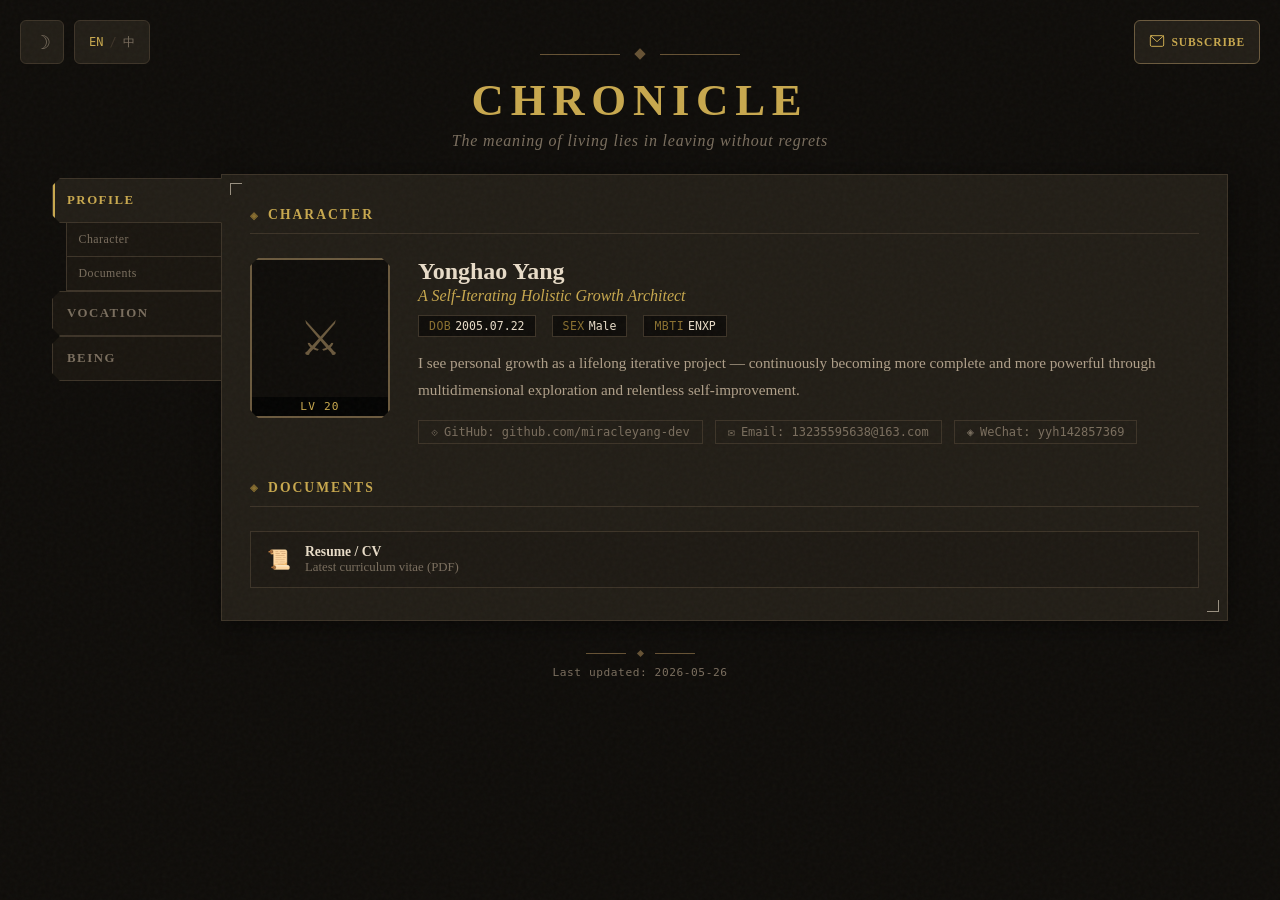
<file: index.html>
﻿<!DOCTYPE html>
<html lang="en" data-theme="dark">
<head>
<meta charset="UTF-8">
<meta name="viewport" content="width=device-width, initial-scale=1.0">
<title>Chronicle</title>
<meta name="description" content="Miracle Yang's personal chronicle — essays, records, achievements, and the journey of growth.">
<meta name="author" content="Miracle Yang">
<link rel="canonical" href="https://miracleyang.com/">
<meta name="theme-color" content="#0a0a0a">
<meta name="color-scheme" content="dark light">
<meta property="og:title" content="Chronicle — Miracle Yang">
<meta property="og:description" content="Essays, records, achievements, and the journey of growth.">
<meta property="og:type" content="website">
<meta property="og:url" content="https://miracleyang.com">
<meta property="og:locale" content="en_US">
<meta property="og:locale:alternate" content="zh_CN">
<meta property="og:image" content="https://miracleyang.com/favicon.svg">
<meta name="twitter:card" content="summary">
<meta name="twitter:title" content="Chronicle — Miracle Yang">
<meta name="twitter:description" content="Essays, records, achievements, and the journey of growth.">
<meta name="twitter:image" content="https://miracleyang.com/favicon.svg">
<link rel="icon" type="image/svg+xml" href="favicon.svg">
<link rel="manifest" href="/manifest.json">
<link rel="preconnect" href="https://fonts.googleapis.cn">
<link rel="preconnect" href="https://fonts.gstatic.cn" crossorigin>
<link href="https://fonts.googleapis.cn/css2?family=Cinzel:wght@600;700&family=JetBrains+Mono:wght@400;500&family=Noto+Serif+SC:wght@400;600;700&display=swap" rel="stylesheet">
<link rel="stylesheet" href="style/chronicle.css">
</head>
<body>

<!-- THEME & LANG TOGGLES (top-left) -->
<button class="theme-toggle" id="themeToggle" title="Toggle theme" aria-label="Toggle dark/light theme">
  <span class="toggle-icon">&#9789;</span>
</button>
<button class="lang-toggle" id="langToggle" title="Switch language" aria-label="Switch language between English and Chinese">
  <span class="lang-option active" data-lang="en">EN</span>
  <span class="lang-divider">/</span>
  <span class="lang-option" data-lang="zh">&#20013;</span>
</button>

<!-- SUBSCRIBE BUTTON (top-right) -->
<button class="subscribe-btn-top" id="subscribeBtn" title="Subscribe">
  <span class="subscribe-icon"><svg viewBox="0 0 24 24" width="1em" height="1em" fill="none" stroke="currentColor" stroke-width="1.5" stroke-linecap="round" stroke-linejoin="round" style="vertical-align:-0.15em;"><rect x="2" y="4" width="20" height="16" rx="2"/><polyline points="2,4 12,13 22,4"/></svg></span>
  <span class="subscribe-text" id="subscribeBtnText">Subscribe</span>
</button>

<div class="chronicle-app">
  <header class="site-header">
    <div class="header-ornament">
      <span class="line"></span>
      <span class="diamond"></span>
      <span class="line"></span>
    </div>
    <h1 class="site-title" id="siteTitle"></h1>
    <p class="site-subtitle" id="siteSubtitle"></p>
  </header>

  <div class="chronicle-body">
    <nav class="tab-navigation" id="tabNav"></nav>
    <main class="main-panel">
      <div class="panel-content" id="panelContent"></div>
    </main>
  </div>

  <footer class="site-footer">
    <div class="footer-ornament">
      <span class="line"></span>
      <span class="diamond"></span>
      <span class="line"></span>
    </div>
    <span id="footerText"></span>
  </footer>
</div>

<!-- Post detail modal -->
<div class="modal-overlay" id="postModal" role="dialog" aria-modal="true">
  <div class="modal-content">
    <button class="modal-close" id="modalClose">&#10005;</button>
    <h2 class="modal-title" id="modalTitle"></h2>
    <div class="modal-meta" id="modalMeta"></div>
    <div class="modal-body" id="modalBody"></div>
    <div class="modal-nav" id="modalNav"></div>
    <div class="modal-tags" id="modalTags"></div>
  </div>
</div>

<!-- Subscribe modal -->
<div class="modal-overlay" id="subModal" role="dialog" aria-modal="true">
  <div class="modal-content sub-modal-box">
    <button class="modal-close" id="subModalClose">&#10005;</button>
    <h2 class="modal-title" id="subModalTitle">Subscribe</h2>
    <p class="sub-modal-desc" id="subModalDesc"></p>
    <div class="sub-form" id="subForm">
      <input type="email" class="sub-input" id="subEmail" placeholder="your@email.com" autocomplete="email">
      <button class="sub-submit" id="subSubmit"></button>
    </div>
    <div class="sub-msg" id="subMsg"></div>
    <div class="sub-vpn-hint" id="subVpnHint"></div>
    <div class="sub-toggle-mode">
      <button class="sub-mode-link" id="subToggleMode"></button>
    </div>
  </div>
</div>

<!-- Back to top -->
<button class="back-to-top" id="backToTop" aria-label="Back to top">&#8593;</button>

<script src="https://cdn.bootcdn.net/ajax/libs/marked/15.0.4/marked.min.js" integrity="sha384-2NndlFAl0twi2nmu3w9mixodZFiN2fbxlakcYJF86bn1JeS1VB87/XqA7cqymzS+" crossorigin="anonymous" referrerpolicy="no-referrer"></script>
<script src="style/chronicle.js"></script>
<script defer src="https://static.cloudflareinsights.com/beacon.min.js/v8c78df7c7c0f484497ecbca7046644da1771523124516" integrity="sha512-8DS7rgIrAmghBFwoOTujcf6D9rXvH8xm8JQ1Ja01h9QX8EzXldiszufYa4IFfKdLUKTTrnSFXLDkUEOTrZQ8Qg==" data-cf-beacon='{"version":"2024.11.0","token":"75124c326cb447fe934cde04713ae013","r":1,"server_timing":{"name":{"cfCacheStatus":true,"cfEdge":true,"cfExtPri":true,"cfL4":true,"cfOrigin":true,"cfSpeedBrain":true},"location_startswith":null}}' crossorigin="anonymous"></script>
<script>
  if ('serviceWorker' in navigator) {
    window.addEventListener('load', function () {
      navigator.serviceWorker.register('/sw.js').catch(function () {});
    });
  }
</script>
</body>
</html>
</file>
<file: style/chronicle.css>
﻿/* === CSS VARIABLES === */
:root {
  --font-display: 'Cinzel', 'Noto Serif SC', serif;
  --font-body: 'Noto Serif SC', serif;
  --font-mono: 'JetBrains Mono', monospace;
  --transition-speed: 0.35s;
}

[data-theme="dark"] {
  --bg-deep: #0f0d0a;
  --bg-panel: #221e17;
  --bg-panel-hover: #2a2519;
  --bg-card: #1e1a14;
  --bg-card-hover: #2a2519;
  --bg-tab: #1a1610;
  --border-main: #3d3428;
  --border-accent: #6b5a3e;
  --border-gold: #a08050;
  --text-primary: #e8dcc8;
  --text-secondary: #b0a08a;
  --text-muted: #7a6e5e;
  --accent-gold: #c8a84e;
  --accent-gold-dim: #8a7030;
  --accent-warm: #b85c38;
  --accent-warm-bg: rgba(184,92,56,0.1);
  --accent-green: #5a8a4a;
  --xp-bar-bg: #1a1610;
  --xp-bar-fill: linear-gradient(90deg, #8a7030, #c8a84e);
  --shadow-panel: 0 4px 20px rgba(0,0,0,0.5);
  --noise-opacity: 0.03;
  --ornament-opacity: 0.6;
  --star-filled: #c8a84e;
  --star-empty: #3d3428;
}

[data-theme="light"] {
  --bg-deep: #f0ebe0;
  --bg-panel: #faf6ee;
  --bg-panel-hover: #f0ebe0;
  --bg-card: #faf6ee;
  --bg-card-hover: #f0ebe0;
  --bg-tab: #f5f0e6;
  --border-main: #d8cdb8;
  --border-accent: #b8a888;
  --border-gold: #a08050;
  --text-primary: #2a2418;
  --text-secondary: #5a5040;
  --text-muted: #8a7e6e;
  --accent-gold: #8a7030;
  --accent-gold-dim: #a08050;
  --accent-warm: #b85c38;
  --accent-warm-bg: rgba(184,92,56,0.1);
  --accent-green: #4a7a3a;
  --xp-bar-bg: #e8e0d0;
  --xp-bar-fill: linear-gradient(90deg, #a08050, #c8a84e);
  --shadow-panel: 0 4px 20px rgba(0,0,0,0.08);
  --noise-opacity: 0.02;
  --ornament-opacity: 0.4;
  --star-filled: #a08050;
  --star-empty: #d8cdb8;
}

/* === RESET === */
*, *::before, *::after { box-sizing: border-box; margin: 0; padding: 0; }

body {
  font-family: var(--font-body);
  background: var(--bg-deep);
  color: var(--text-primary);
  min-height: 100vh;
  transition: background var(--transition-speed), color var(--transition-speed);
  -webkit-font-smoothing: antialiased;
}

body::before {
  content: '';
  position: fixed; inset: 0;
  background-image: url("data:image/svg+xml,%3Csvg viewBox='0 0 256 256' xmlns='http://www.w3.org/2000/svg'%3E%3Cfilter id='n'%3E%3CfeTurbulence type='fractalNoise' baseFrequency='0.9' numOctaves='4' stitchTiles='stitch'/%3E%3C/filter%3E%3Crect width='100%25' height='100%25' filter='url(%23n)'/%3E%3C/svg%3E");
  opacity: var(--noise-opacity);
  pointer-events: none;
  z-index: 9999;
}

a { color: var(--accent-gold); text-decoration: none; transition: color 0.2s; }
a:hover { color: var(--text-primary); }

/* === LAYOUT === */
.chronicle-app {
  max-width: 1200px;
  margin: 0 auto;
  padding: 20px 12px 40px;
}

.chronicle-body {
  display: flex;
  gap: 0;
  align-items: flex-start;
}

/* === HEADER === */
.site-header {
  text-align: center;
  padding: 30px 20px 24px;
  position: relative;
}

.header-ornament {
  display: flex; align-items: center; justify-content: center;
  gap: 16px; margin-bottom: 16px; opacity: var(--ornament-opacity);
}
.header-ornament .line { width: 80px; height: 1px; background: var(--border-gold); }
.header-ornament .diamond { width: 8px; height: 8px; background: var(--border-gold); transform: rotate(45deg); flex-shrink: 0; }

.site-title {
  font-family: var(--font-display);
  font-size: clamp(1.8rem, 4vw, 2.8rem);
  font-weight: 700; color: var(--accent-gold);
  letter-spacing: 0.15em; text-transform: uppercase; margin-bottom: 6px;
}

.site-subtitle {
  font-family: var(--font-body);
  font-size: 1rem; color: var(--text-muted);
  font-style: italic; letter-spacing: 0.05em;
}

/* === THEME TOGGLE (top-left) === */
.theme-toggle {
  position: fixed; top: 20px; left: 20px; z-index: 1000;
  width: 44px; height: 44px;
  background: var(--bg-panel); border: 1px solid var(--border-main);
  border-radius: 6px;
  color: var(--text-muted); font-size: 1.2rem;
  cursor: pointer; transition: all 0.3s;
  display: flex; align-items: center; justify-content: center;
}
.theme-toggle:hover { border-color: var(--border-accent); color: var(--accent-gold); }

/* === LANG TOGGLE (top-left, next to theme) === */
.lang-toggle {
  position: fixed; top: 20px; left: 74px; z-index: 1000;
  display: flex; align-items: center;
  background: var(--bg-panel); border: 1px solid var(--border-main);
  border-radius: 6px;
  padding: 0 10px; height: 44px;
  font-family: var(--font-mono); font-size: 0.75rem;
  cursor: pointer; transition: all 0.3s;
  color: var(--text-muted);
}
.lang-toggle:hover { border-color: var(--border-accent); }
.lang-option { padding: 0 4px; transition: color 0.2s; }
.lang-option.active { color: var(--accent-gold); font-weight: 500; }
.lang-divider { color: var(--border-main); padding: 0 2px; }

/* === TAB NAVIGATION === */
.tab-navigation {
  display: flex; flex-direction: column;
  padding-top: 4px; margin-right: -1px;
  position: sticky; top: 20px; z-index: 10;
  flex-shrink: 0; min-width: 170px; width: 170px;
}

.tab-btn {
  font-family: var(--font-display);
  font-size: 0.8rem; font-weight: 600;
  letter-spacing: 0.12em; text-transform: uppercase;
  padding: 14px 18px 14px 14px;
  background: var(--bg-tab); color: var(--text-muted);
  border: 1px solid var(--border-main);
  border-right: 1px solid var(--border-main);
  cursor: pointer; position: relative;
  transition: all 0.3s;
  clip-path: polygon(0% 8px, 8px 0%, 100% 0%, 100% 100%, 8px 100%, 0% calc(100% - 8px));
  white-space: nowrap; text-align: left; width: 100%;
}

.tab-btn::before {
  content: '';
  position: absolute; top: 0; left: 0; bottom: 0;
  width: 2px; background: transparent;
  transition: background 0.3s;
}

.tab-btn:hover { color: var(--text-secondary); background: var(--bg-panel-hover); }

.tab-btn.active {
  background: var(--bg-panel); color: var(--accent-gold);
  border-right-color: var(--bg-panel); z-index: 11;
}
.tab-btn.active::before { background: var(--accent-gold); }

/* Sub-tab buttons */
.sub-tab-btn {
  font-family: var(--font-body);
  font-size: 0.74rem; font-weight: 400;
  letter-spacing: 0.04em;
  padding: 9px 6px 9px 12px;
  margin-left: auto;
  background: var(--bg-tab); color: var(--text-muted);
  border: 1px solid var(--border-main);
  border-top: none;
  border-right: 1px solid var(--border-main);
  cursor: pointer; position: relative;
  transition: all 0.3s;
  white-space: nowrap; text-align: left;
  width: 92%; max-width: none; display: none;
}

.sub-tab-btn.visible { display: block; }

.sub-tab-btn::before {
  content: '';
  position: absolute; top: 0; left: 0; bottom: 0;
  width: 2px; background: transparent;
  transition: background 0.3s;
}

.sub-tab-btn:hover { color: var(--text-secondary); background: var(--bg-panel-hover); }

.sub-tab-btn.active {
  background: var(--bg-panel); color: var(--accent-gold);
  border-right-color: var(--bg-panel); z-index: 11;
}
.sub-tab-btn.active::before { background: var(--accent-gold-dim); }

/* === MAIN PANEL === */
.main-panel {
  flex: 1; min-width: 0;
  background: var(--bg-panel);
  border: 1px solid var(--border-main);
  position: relative;
  box-shadow: var(--shadow-panel);
}

.main-panel::before, .main-panel::after {
  content: ''; position: absolute;
  width: 12px; height: 12px;
  border-color: var(--border-accent);
  opacity: var(--ornament-opacity);
}
.main-panel::before { top: 8px; left: 8px; border-top: 1px solid; border-left: 1px solid; }
.main-panel::after { bottom: 8px; right: 8px; border-bottom: 1px solid; border-right: 1px solid; }

.panel-content { padding: 32px 28px; }

/* Section heading */
.section-heading {
  font-family: var(--font-display);
  font-size: 0.85rem; font-weight: 600;
  letter-spacing: 0.15em; text-transform: uppercase;
  color: var(--accent-gold); margin-bottom: 24px;
  padding-bottom: 10px; border-bottom: 1px solid var(--border-main);
  display: flex; align-items: center; gap: 8px;
}
.heading-icon { font-size: 0.7em; color: var(--accent-gold-dim); }

/* === PROFILE === */
.profile-card {
  display: grid;
  grid-template-columns: auto 1fr;
  gap: 28px; align-items: start;
}

.avatar-frame {
  width: 140px; height: 160px;
  border: 2px solid var(--border-accent);
  position: relative; overflow: hidden;
  background: var(--bg-deep);
  display: flex; align-items: center; justify-content: center;
  clip-path: polygon(8px 0%, calc(100% - 8px) 0%, 100% 8px, 100% calc(100% - 8px), calc(100% - 8px) 100%, 8px 100%, 0% calc(100% - 8px), 0% 8px);
}
.avatar-frame img { width: 100%; height: 100%; object-fit: cover; }
.avatar-placeholder { font-size: 3rem; color: var(--border-accent); }

.level-badge {
  position: absolute; bottom: 0; left: 0; right: 0;
  text-align: center; padding: 3px 0;
  font-family: var(--font-mono); font-size: 0.7rem; font-weight: 500;
  background: rgba(0,0,0,0.7); color: var(--accent-gold);
  letter-spacing: 0.1em;
}

.profile-name {
  font-family: var(--font-display);
  font-size: 1.5rem; font-weight: 700;
  color: var(--text-primary); margin-bottom: 2px;
}
.profile-title {
  font-family: var(--font-body);
  font-size: 1rem; color: var(--accent-gold);
  font-style: italic; margin-bottom: 10px;
}

.profile-stats {
  display: flex; gap: 16px; flex-wrap: wrap;
  margin-bottom: 12px;
  font-family: var(--font-mono); font-size: 0.72rem;
  color: var(--text-secondary);
}

.profile-stat {
  display: inline-flex; align-items: center; gap: 4px;
  padding: 3px 10px;
  background: var(--bg-deep); border: 1px solid var(--border-main);
}
.profile-stat .stat-label { color: var(--accent-gold-dim); font-weight: 500; text-transform: uppercase; letter-spacing: 0.04em; }
.profile-stat .stat-value { color: var(--text-primary); }

.profile-bio {
  font-size: 0.95rem; color: var(--text-secondary);
  line-height: 1.8; margin-bottom: 16px;
}

.profile-links { display: flex; gap: 12px; flex-wrap: wrap; }

.profile-link {
  display: inline-flex; align-items: center; gap: 6px;
  font-family: var(--font-mono); font-size: 0.75rem;
  color: var(--text-muted); padding: 4px 12px;
  border: 1px solid var(--border-main); transition: all 0.2s;
}
.profile-link:hover {
  color: var(--accent-gold);
  border-color: var(--border-accent);
  background: var(--bg-deep);
}
.profile-link-text {
  display: inline-flex; align-items: center; gap: 6px;
  font-family: var(--font-mono); font-size: 0.75rem;
  color: var(--text-muted); padding: 4px 12px;
  border: 1px solid var(--border-main); cursor: default;
}

/* === STATS (star ratings) === */
.stats-grid {
  display: grid;
  grid-template-columns: repeat(auto-fill, minmax(280px, 1fr));
  gap: 16px;
}

.stat-category-title {
  font-family: var(--font-display);
  font-size: 0.75rem; letter-spacing: 0.15em;
  text-transform: uppercase; color: var(--text-muted);
  margin-bottom: 12px; grid-column: 1 / -1; padding-top: 8px;
}

.stat-item {
  padding: 10px 14px; background: var(--bg-card);
  border: 1px solid var(--border-main); transition: border-color 0.2s;
  display: flex; justify-content: space-between; align-items: center;
}
.stat-item:hover { border-color: var(--border-accent); }

.stat-name {
  font-family: var(--font-display); font-size: 0.8rem;
  font-weight: 600; letter-spacing: 0.05em; color: var(--text-primary);
}

.star-rating { display: inline-flex; gap: 3px; }
.star-rating .star {
  font-size: 0.9rem; line-height: 1;
}
.star-rating .star.filled { color: var(--star-filled); text-shadow: 0 0 4px rgba(200,168,78,0.3); }
.star-rating .star.empty { color: var(--star-empty); }

/* === SKILLS / PROGRESS === */
.skills-grid {
  display: grid;
  grid-template-columns: repeat(auto-fill, minmax(280px, 1fr));
  gap: 12px;
}

.skill-category-title {
  font-family: var(--font-display);
  font-size: 0.72rem; letter-spacing: 0.15em;
  text-transform: uppercase; color: var(--text-muted);
  margin-bottom: 8px; grid-column: 1 / -1;
  padding-top: 4px; padding-bottom: 4px;
  border-bottom: 1px solid var(--border-main);
}

.skill-item {
  padding: 14px 16px; background: var(--bg-card);
  border: 1px solid var(--border-main); transition: border-color 0.2s;
}
.skill-item:hover { border-color: var(--border-accent); }

.skill-top-row {
  display: flex; justify-content: space-between; align-items: baseline;
  margin-bottom: 10px;
}
.skill-name {
  font-family: var(--font-display); font-size: 0.82rem;
  font-weight: 600; letter-spacing: 0.04em; color: var(--text-primary);
}
.skill-level {
  font-family: var(--font-mono); font-size: 0.68rem;
  color: var(--accent-gold); letter-spacing: 0.02em;
}

.skill-bar {
  height: 5px; background: var(--xp-bar-bg);
  border: 1px solid var(--border-main);
  position: relative; overflow: hidden;
}

.skill-bar-fill {
  height: 100%; background: var(--xp-bar-fill);
  width: 0%; transition: width 1s ease; position: relative;
}
.skill-bar-fill::after {
  content: '';
  position: absolute; right: 0; top: 0; bottom: 0;
  width: 2px; background: var(--accent-gold);
  box-shadow: 0 0 6px var(--accent-gold);
}

.skill-meta-row {
  margin-top: 8px;
  display: flex; justify-content: flex-end;
}
.skill-date {
  font-family: var(--font-mono); font-size: 0.62rem;
  color: var(--text-muted); letter-spacing: 0.03em;
}

/* === SCROLLS / FILES === */
.files-list { display: flex; flex-direction: column; gap: 8px; }

.file-item {
  display: flex; align-items: center; gap: 14px;
  padding: 12px 16px; background: var(--bg-card);
  border: 1px solid var(--border-main); transition: all 0.2s;
  cursor: pointer; text-decoration: none; color: inherit;
}
.file-item:hover { border-color: var(--border-accent); background: var(--bg-card-hover); color: inherit; }

.file-icon { font-size: 1.2rem; color: var(--accent-gold); flex-shrink: 0; }
.file-info { flex: 1; }
.file-name { font-family: var(--font-display); font-size: 0.85rem; font-weight: 600; color: var(--text-primary); }
.file-desc { font-size: 0.8rem; color: var(--text-muted); }

/* === POSTS / ESSAYS === */
.posts-list { display: flex; flex-direction: column; gap: 14px; }

.post-item {
  padding: 22px 24px; background: var(--bg-card);
  border: 1px solid var(--border-main);
  transition: all 0.2s; cursor: pointer;
}
.post-item:hover { background: var(--bg-card-hover); }

.post-title-text {
  font-family: var(--font-display); font-size: 1.05rem;
  font-weight: 600; color: var(--text-primary);
  margin-bottom: 8px; line-height: 1.4;
}

.post-summary {
  font-size: 0.9rem; color: var(--text-secondary);
  line-height: 1.8; margin-bottom: 14px;
}

.post-foot {
  display: flex; align-items: center; justify-content: space-between;
  padding-top: 10px; border-top: 1px solid var(--border-main);
}

.post-tags { display: flex; gap: 6px; flex-wrap: wrap; }

.post-date {
  font-family: var(--font-mono); font-size: 0.68rem;
  color: var(--text-muted); flex-shrink: 0; margin-left: 12px;
}

.tag {
  font-family: var(--font-mono); font-size: 0.65rem;
  padding: 2px 8px; border: 1px solid var(--accent-gold-dim);
  color: var(--accent-gold); letter-spacing: 0.05em;
}

/* === RECORDS / NOTES === */

.records-list { display: flex; flex-direction: column; gap: 12px; }

.list-card {
  padding: 18px 20px; background: var(--bg-card);
  border: 1px solid var(--border-main); transition: all 0.2s;
  cursor: pointer;
}
.list-card:hover { border-color: var(--border-accent); background: var(--bg-card-hover); }

.list-top { margin-bottom: 12px; }

.list-title {
  font-family: var(--font-display); font-size: 0.92rem;
  font-weight: 600; color: var(--text-primary);
  line-height: 1.4;
}

.list-bar-info {
  display: flex; justify-content: space-between; align-items: baseline;
  margin-top: 6px;
}

.list-progress-text {
  font-family: var(--font-mono); font-size: 0.68rem;
  color: var(--text-muted); letter-spacing: 0.02em;
}

.list-date {
  font-family: var(--font-mono); font-size: 0.62rem;
  color: var(--text-muted); letter-spacing: 0.03em;
}

/* === QUEST TARGETS === */
.targets-list { display: flex; flex-direction: column; gap: 14px; }

/* === CODEX (GitHub repos) === */
.codex-grid {
  display: grid;
  grid-template-columns: repeat(2, 1fr);
  gap: 14px;
}

.codex-card {
  display: flex; flex-direction: column;
  padding: 16px 18px; background: var(--bg-card);
  border: 1px solid var(--border-main); transition: all 0.2s;
  text-decoration: none; color: inherit; cursor: pointer;
  min-height: 110px;
}
.codex-card:hover {
  border-color: var(--border-accent); background: var(--bg-card-hover); color: inherit;
}

.codex-header {
  display: flex; align-items: center; gap: 8px; margin-bottom: 8px;
}

.codex-icon {
  font-size: 0.85rem; flex-shrink: 0; line-height: 1;
}

.codex-name {
  font-family: var(--font-mono); font-size: 0.78rem; font-weight: 600;
  color: var(--accent-gold); letter-spacing: 0.02em;
  white-space: nowrap; overflow: hidden; text-overflow: ellipsis;
}

.codex-desc {
  font-size: 0.82rem; color: var(--text-secondary); line-height: 1.6;
  flex: 1;
  display: -webkit-box; -webkit-line-clamp: 2; line-clamp: 2; -webkit-box-orient: vertical;
  overflow: hidden;
}

.codex-footer {
  margin-top: 10px; display: flex; align-items: center; justify-content: space-between;
}

.codex-lang {
  display: inline-flex; align-items: center; gap: 5px;
  font-family: var(--font-mono); font-size: 0.68rem; color: var(--text-muted);
}

.codex-lang-dot {
  width: 8px; height: 8px; border-radius: 50%; flex-shrink: 0;
}

.codex-date {
  font-family: var(--font-mono); font-size: 0.65rem; color: var(--text-muted);
  letter-spacing: 0.03em;
}

.target-card {
  padding: 20px 22px; background: var(--bg-card);
  border: 1px solid var(--border-main); transition: all 0.2s;
}
.target-card:hover { border-color: var(--border-accent); background: var(--bg-card-hover); }

.target-top {
  display: flex; align-items: baseline; gap: 12px;
  margin-bottom: 8px;
}

.target-title {
  font-family: var(--font-display); font-size: 1rem;
  font-weight: 600; color: var(--text-primary);
  flex: 1;
}

.target-status-badge {
  font-family: var(--font-mono); font-size: 0.62rem;
  padding: 2px 8px; border: 1px solid; letter-spacing: 0.05em;
  white-space: nowrap; flex-shrink: 0;
}
.target-card.phase-active .target-status-badge { color: var(--accent-green); border-color: var(--accent-green); }
.target-card.phase-completed .target-status-badge { color: var(--accent-gold); border-color: var(--accent-gold-dim); }
.target-card.phase-pending .target-status-badge { color: var(--text-muted); border-color: var(--border-main); }

.target-desc {
  font-size: 0.88rem; color: var(--text-secondary);
  line-height: 1.7; margin-bottom: 14px;
}

.target-bar-area {
  display: flex; align-items: center; gap: 10px;
  margin-bottom: 10px;
}
.target-bar-area .skill-bar { flex: 1; }

.target-pct {
  font-family: var(--font-mono); font-size: 0.68rem;
  color: var(--accent-gold); min-width: 32px; text-align: right;
  flex-shrink: 0;
}

.target-bottom {
  display: flex; justify-content: flex-end;
}

.target-date {
  font-family: var(--font-mono); font-size: 0.62rem;
  color: var(--text-muted);
}

/* === FOOTER === */
.site-footer {
  text-align: center; padding: 30px 20px;
  font-family: var(--font-mono); font-size: 0.7rem;
  color: var(--text-muted); letter-spacing: 0.05em;
}

/* === TOP-RIGHT SUBSCRIBE BUTTON === */
.subscribe-btn-top {
  position: fixed; top: 20px; right: 20px; z-index: 1000;
  display: inline-flex; align-items: center; gap: 6px;
  font-family: var(--font-display); font-size: 0.72rem; font-weight: 600;
  letter-spacing: 0.08em; text-transform: uppercase;
  padding: 0 14px; height: 44px;
  background: var(--bg-panel);
  border: 1px solid var(--border-accent);
  border-radius: 6px;
  color: var(--accent-gold);
  cursor: pointer; transition: all 0.3s;
}
.subscribe-btn-top:hover {
  background: var(--bg-card);
  border-color: var(--accent-gold);
  box-shadow: 0 0 12px rgba(200,168,78,0.15);
}
.subscribe-btn-top .subscribe-icon { font-size: 1rem; }

.footer-ornament { display: flex; align-items: center; justify-content: center; gap: 12px; margin-bottom: 10px; opacity: var(--ornament-opacity); }
.footer-ornament .line { width: 40px; height: 1px; background: var(--border-gold); }
.footer-ornament .diamond { width: 5px; height: 5px; background: var(--border-gold); transform: rotate(45deg); }

/* === SUBSCRIBE MODAL === */
.sub-modal-box {
  max-width: 440px;
  text-align: center;
}

.sub-modal-desc {
  font-size: 0.88rem; color: var(--text-secondary);
  line-height: 1.7; margin-bottom: 22px;
}

.sub-form {
  display: flex; gap: 0;
  margin-bottom: 14px;
}

.sub-input {
  flex: 1;
  font-family: var(--font-mono); font-size: 0.82rem;
  padding: 10px 14px;
  background: var(--bg-deep);
  border: 1px solid var(--border-main);
  border-right: none;
  color: var(--text-primary);
  outline: none;
  transition: border-color 0.2s;
}
.sub-input:focus { border-color: var(--accent-gold); }
.sub-input::placeholder { color: var(--text-muted); }

.sub-submit {
  font-family: var(--font-display); font-size: 0.75rem; font-weight: 600;
  letter-spacing: 0.08em; text-transform: uppercase;
  padding: 10px 20px;
  background: var(--accent-gold);
  border: 1px solid var(--accent-gold);
  color: var(--bg-deep);
  cursor: pointer; transition: all 0.2s;
  white-space: nowrap;
}
.sub-submit:hover { background: var(--accent-gold-dim); border-color: var(--accent-gold-dim); }
.sub-submit:disabled { opacity: 0.5; cursor: not-allowed; }

.sub-msg {
  font-family: var(--font-mono); font-size: 0.72rem;
  min-height: 20px; padding: 0 4px;
  line-height: 1.5;
}
.sub-msg.success { color: var(--accent-green); }
.sub-msg.error { color: var(--accent-warm); }
.sub-msg.info { color: var(--text-muted); }

.sub-vpn-hint {
  font-family: var(--font-mono); font-size: 0.72rem; font-weight: 600;
  color: var(--accent-warm);
  margin-top: 8px; padding: 6px 8px;
  line-height: 1.45;
  border-left: 2px solid var(--accent-warm);
  background: var(--accent-warm-bg);
  border-radius: 4px;
}

.sub-toggle-mode {
  margin-top: 16px; padding-top: 14px;
  border-top: 1px solid var(--border-main);
}

.sub-mode-link {
  font-family: var(--font-mono); font-size: 0.68rem;
  color: var(--text-muted); background: none; border: none;
  cursor: pointer; text-decoration: underline;
  transition: color 0.2s;
}
.sub-mode-link:hover { color: var(--accent-gold); }

/* === MODAL === */
.modal-overlay {
  position: fixed; inset: 0;
  background: rgba(0,0,0,0.7); z-index: 2000;
  display: none; align-items: center; justify-content: center;
  padding: 20px; backdrop-filter: blur(4px);
}
.modal-overlay.open { display: flex; animation: fadeIn 0.2s ease; }

@keyframes fadeIn { from { opacity: 0; } to { opacity: 1; } }

.modal-content {
  background: var(--bg-panel); border: 1px solid var(--border-main);
  max-width: 900px; width: 100%; max-height: 90vh;
  overflow-y: auto; padding: 36px 40px;
  position: relative; animation: slideUp 0.3s ease;
}

@keyframes slideUp {
  from { opacity: 0; transform: translateY(20px); }
  to { opacity: 1; transform: translateY(0); }
}

.modal-close {
  position: absolute; top: 12px; right: 16px;
  background: none; border: none; color: var(--text-muted);
  font-size: 1.2rem; cursor: pointer; padding: 4px; transition: color 0.2s;
}
.modal-close:hover { color: var(--text-primary); }

.modal-title { font-family: var(--font-display); font-size: 1.4rem; font-weight: 700; color: var(--text-primary); margin-bottom: 8px; }
.modal-meta { font-family: var(--font-mono); font-size: 0.75rem; color: var(--text-muted); margin-bottom: 20px; }
.modal-body { font-size: 1rem; color: var(--text-secondary); line-height: 1.9; }
.modal-body p { margin-bottom: 14px; }
.modal-body h1, .modal-body h2, .modal-body h3 {
  font-family: var(--font-display); color: var(--text-primary);
  margin-top: 24px; margin-bottom: 10px; line-height: 1.4;
}
.modal-body h1 { font-size: 1.3rem; }
.modal-body h2 { font-size: 1.15rem; }
.modal-body h3 { font-size: 1.05rem; }
.modal-body ul, .modal-body ol { padding-left: 1.6em; margin-bottom: 14px; }
.modal-body li { margin-bottom: 6px; }
.modal-body blockquote {
  border-left: 3px solid var(--accent-gold-dim); padding-left: 14px;
  margin: 14px 0; color: var(--text-muted); font-style: italic;
}
.modal-body code {
  font-family: var(--font-mono); font-size: 0.88em;
  background: var(--bg-card); padding: 2px 6px; border: 1px solid var(--border-main);
}
.modal-body pre { margin-bottom: 14px; overflow-x: auto; }
.modal-body pre code { display: block; padding: 12px 16px; border: 1px solid var(--border-main); background: var(--bg-card); }
.modal-body hr { border: none; border-top: 1px solid var(--border-main); margin: 20px 0; }
.modal-body a { color: var(--accent-gold); text-decoration: underline; }
.modal-body strong { color: var(--text-primary); }

.modal-tags {
  margin-top: 20px; padding-top: 16px;
  border-top: 1px solid var(--border-main);
  display: flex; gap: 6px; flex-wrap: wrap;
}

/* === ACHIEVEMENTS === */
.achievements-list { display: flex; flex-direction: column; gap: 14px; }

.achievement-card {
  padding: 20px 22px; background: var(--bg-card);
  border: 1px solid var(--border-main); transition: all 0.2s;
}
.achievement-card:hover { border-color: var(--border-accent); background: var(--bg-card-hover); }

.achievement-top {
  display: flex; align-items: baseline; gap: 8px;
  margin-bottom: 8px;
}

.achievement-icon {
  color: var(--accent-gold); font-size: 0.8rem;
  flex-shrink: 0; line-height: 1;
}

.achievement-title {
  font-family: var(--font-display); font-size: 1rem;
  font-weight: 600; color: var(--text-primary);
  flex: 1;
}

.achievement-status {
  font-family: var(--font-mono); font-size: 0.62rem;
  padding: 2px 8px; border: 1px solid var(--accent-gold-dim);
  color: var(--accent-gold); letter-spacing: 0.05em;
  white-space: nowrap; flex-shrink: 0;
}

.achievement-desc {
  font-size: 0.88rem; color: var(--text-secondary);
  line-height: 1.7; margin-bottom: 10px;
  padding-left: 20px;
}

.achievement-bottom {
  display: flex; justify-content: flex-end;
}

.achievement-date {
  font-family: var(--font-mono); font-size: 0.62rem;
  color: var(--text-muted);
}

/* Section separator for combined views */
.section-separator { margin-top: 36px; }

/* === EMPTY HINT === */
.empty-hint {
  font-family: var(--font-body); font-size: 0.92rem;
  color: var(--text-muted); font-style: italic;
  text-align: center; padding: 32px 16px;
}

/* === ESSAY PREV/NEXT NAV === */
.modal-nav {
  display: flex; justify-content: space-between; align-items: center;
  margin-top: 20px; padding-top: 16px;
  border-top: 1px solid var(--border-main);
}
.modal-nav:empty { display: none; }

.modal-nav-btn {
  font-family: var(--font-mono); font-size: 0.75rem;
  color: var(--text-muted); background: none;
  border: 1px solid var(--border-main); padding: 6px 14px;
  cursor: pointer; transition: all 0.2s;
}
.modal-nav-btn:hover {
  color: var(--accent-gold); border-color: var(--border-accent);
}
.modal-nav-next { margin-left: auto; }

/* === BACK TO TOP === */
.back-to-top {
  position: fixed; bottom: 24px; right: 24px; z-index: 1000;
  width: 40px; height: 40px;
  background: var(--bg-panel); border: 1px solid var(--border-main);
  border-radius: 6px;
  color: var(--text-muted); font-size: 1.1rem;
  cursor: pointer; transition: all 0.3s;
  display: flex; align-items: center; justify-content: center;
  opacity: 0; pointer-events: none;
  transform: translateY(10px);
}
.back-to-top.visible {
  opacity: 1; pointer-events: auto;
  transform: translateY(0);
}
.back-to-top:hover {
  border-color: var(--border-accent); color: var(--accent-gold);
}

/* === LIST MODAL ITEMS === */
.list-modal-items {
  list-style: none; padding: 0; margin: 0;
  max-height: 60vh; overflow-y: auto;
  scrollbar-width: thin;
  scrollbar-color: var(--border-accent) transparent;
}

.list-modal-item {
  display: flex; align-items: center; gap: 12px;
  padding: 10px 14px;
  border-bottom: 1px solid var(--border-main);
  transition: background 0.15s;
}
.list-modal-item:last-child { border-bottom: none; }
.list-modal-item:hover { background: var(--bg-card-hover); }

.list-modal-item.done { opacity: 0.55; }

.list-item-num {
  font-family: var(--font-mono); font-size: 0.7rem;
  color: var(--text-muted); min-width: 28px; text-align: right;
  flex-shrink: 0;
}

.list-item-text {
  flex: 1; font-size: 0.92rem; color: var(--text-primary);
}

.list-item-check {
  font-size: 0.8rem; color: var(--accent-green); flex-shrink: 0;
}

/* === RESPONSIVE === */
@media (max-width: 768px) {
  /* -- Layout -- */
  .chronicle-app { padding: 16px 0 30px; }
  .chronicle-body { flex-direction: column; align-items: stretch; }

  /* -- Header -- */
  .site-header { padding: 20px 16px 18px; }
  .site-title { letter-spacing: 0.1em; font-size: clamp(1.5rem, 6vw, 2rem); }
  .site-subtitle { font-size: 0.85rem; padding: 0 12px; }
  .header-ornament .line { width: 50px; }

  /* -- Toggle buttons (top-left) -- */
  .theme-toggle, .lang-toggle { height: 34px; top: 12px; }
  .theme-toggle { left: 12px; width: 34px; font-size: 1rem; border-radius: 6px; }
  .lang-toggle { left: 52px; padding: 0 8px; font-size: 0.68rem; width: auto; border-radius: 6px; }
  /* -- Subscribe button (top-right) -- */
  .subscribe-btn-top { height: 34px; top: 12px; right: 12px; font-size: 0.65rem; padding: 0 10px; gap: 4px; }
  .subscribe-btn-top .subscribe-icon { font-size: 0.85rem; }
  /* -- Tab navigation: clean horizontal main tabs + sub-tab row -- */
  .tab-navigation {
    flex-direction: row; flex-wrap: wrap;
    padding: 0; margin-right: 0;
    margin-bottom: 0; min-width: auto; width: auto;
    position: relative; top: auto;
    gap: 0; background: transparent;
  }

  .tab-btn {
    order: 0;
    flex: 1 1 30%;
    min-width: 0; text-align: center;
    clip-path: none;
    padding: 13px 6px;
    font-size: 0.7rem; letter-spacing: 0;
    overflow: visible;
    width: auto;
    border: 1px solid var(--border-main);
    border-bottom: 1px solid var(--border-main);
    background: var(--bg-tab);
    margin-bottom: 0;
  }
  /* Remove left border on 2nd and 3rd main tabs (they're visually adjacent via order) */
  .tab-btn ~ .tab-btn { border-left: none; }
  .tab-btn::before {
    top: auto; bottom: 0; left: 0; right: 0;
    width: auto; height: 2px;
  }
  .tab-btn.active {
    background: var(--bg-panel);
    color: var(--accent-gold);
    border-bottom-color: transparent;
    border-right-color: var(--border-main);
  }
  .tab-btn.active::before { background: var(--accent-gold); top: 0; bottom: auto; }

  /* Sub-tabs: forced to second row via order, evenly distributed */
  .sub-tab-btn {
    order: 1;
    flex: 1 1 25%;
    padding: 9px 6px;
    font-size: 0.68rem;
    margin-left: 0;
    border: none;
    border-bottom: 2px solid transparent;
    background: transparent;
    color: var(--text-muted);
    width: auto;
    text-align: center;
    letter-spacing: 0.04em;
    transition: all 0.25s;
  }
  .sub-tab-btn.visible { display: block; }
  .sub-tab-btn::before { display: none; }
  .sub-tab-btn:hover { color: var(--text-secondary); background: transparent; }
  .sub-tab-btn.active {
    color: var(--accent-gold);
    border-bottom-color: var(--accent-gold);
    background: transparent;
  }

  /* -- Main panel -- */
  .main-panel {
    border-left: none; border-right: none;
    box-shadow: none; margin: 0;
    width: 100%;
    min-height: 60vh;
  }
  .main-panel::before, .main-panel::after { display: none; }

  .panel-content { padding: 22px 16px; }

  /* -- Section headings -- */
  .section-heading { font-size: 0.78rem; margin-bottom: 18px; padding-bottom: 8px; }

  /* -- Profile card -- */
  .profile-card {
    grid-template-columns: 1fr;
    justify-items: center; text-align: center; gap: 18px;
  }
  .avatar-frame { width: 110px; height: 130px; }
  .profile-name { font-size: 1.3rem; }
  .profile-title { font-size: 0.92rem; }
  .profile-stats { justify-content: center; gap: 8px; }
  .profile-stat { font-size: 0.68rem; padding: 3px 8px; }
  .profile-bio { font-size: 0.88rem; line-height: 1.75; text-align: left; padding: 0 4px; }
  .profile-links { justify-content: center; gap: 8px; flex-direction: column; align-items: stretch; }
  .profile-link, .profile-link-text {
    font-size: 0.7rem; padding: 6px 12px; justify-content: center;
  }

  /* -- Stats & Skills grids -- */
  .stats-grid { grid-template-columns: 1fr; gap: 8px; }
  .skills-grid { grid-template-columns: 1fr; gap: 8px; }
  .stat-item { padding: 10px 12px; }
  .stat-name { font-size: 0.76rem; }
  .skill-item { padding: 12px 14px; }
  .skill-name { font-size: 0.78rem; }
  .skill-level { font-size: 0.64rem; }
  .skill-category-title, .stat-category-title { font-size: 0.66rem; margin-bottom: 6px; }

  /* -- Quest log targets -- */
  .target-card { padding: 16px 16px; }
  .target-top { gap: 8px; }
  .target-title { font-size: 0.92rem; }
  .target-desc { font-size: 0.82rem; margin-bottom: 10px; }
  .target-status-badge { font-size: 0.58rem; padding: 2px 6px; }
  .target-pct { font-size: 0.64rem; }

  /* -- Codex grid -- */
  .codex-grid { grid-template-columns: 1fr; gap: 10px; }
  .codex-card { padding: 12px 14px; min-height: 96px; }
  .codex-name { font-size: 0.72rem; }
  .codex-desc { font-size: 0.76rem; -webkit-line-clamp: 2; line-clamp: 2; }
  .codex-lang { font-size: 0.62rem; }
  .codex-lang-dot { width: 7px; height: 7px; }

  /* -- Posts / essays -- */
  .post-item { padding: 18px 16px; }
  .post-title-text { font-size: 0.95rem; }
  .post-summary { font-size: 0.84rem; line-height: 1.7; margin-bottom: 12px; }
  .post-date { font-size: 0.62rem; }
  .post-foot { padding-top: 8px; }
  .tag { font-size: 0.58rem; padding: 2px 6px; }

  /* -- Lists / Records -- */
  .list-card { padding: 16px 14px; }
  .list-title { font-size: 0.86rem; }
  .list-top { margin-bottom: 10px; }
  .list-progress-text { font-size: 0.64rem; }
  .list-date { font-size: 0.58rem; }

  /* -- Achievements -- */
  .achievement-card { padding: 16px 16px; }
  .achievement-title { font-size: 0.92rem; }
  .achievement-status { font-size: 0.58rem; padding: 2px 6px; }
  .achievement-desc { font-size: 0.82rem; padding-left: 16px; }
  .achievement-icon { font-size: 0.72rem; }

  /* -- Files -- */
  .file-item { padding: 10px 14px; gap: 10px; }
  .file-name { font-size: 0.8rem; }
  .file-desc { font-size: 0.74rem; }

  /* -- Modal: slide up from bottom on mobile -- */
  .modal-overlay { padding: 8px; align-items: flex-end; overflow-x: hidden; }
  .modal-content {
    padding: 24px 16px; max-height: 85vh;
    max-width: 100%; box-sizing: border-box;
    animation: slideUpMobile 0.3s ease;
    overflow-x: hidden;
  }
  @keyframes slideUpMobile {
    from { opacity: 0; transform: translateY(40px); }
    to { opacity: 1; transform: translateY(0); }
  }
  .modal-title { font-size: 1.15rem; }
  .modal-body { font-size: 0.92rem; line-height: 1.8; }
  .modal-close { top: 10px; right: 12px; }

  /* -- Footer -- */
  .site-footer { padding: 24px 16px; font-size: 0.65rem; }
  .footer-ornament .line { width: 30px; }
  .subscribe-btn-top { font-size: 0.62rem; padding: 0 8px; }
  .sub-modal-box {
    margin: 0;
    max-width: 100%;
    width: 100%;
    box-sizing: border-box;
  }
  .sub-modal-desc { font-size: 0.82rem; padding: 0 4px; }
  .sub-input { font-size: 0.78rem; padding: 9px 12px; min-width: 0; }
  .sub-submit { font-size: 0.7rem; padding: 9px 14px; white-space: nowrap; flex-shrink: 0; }
  .sub-form { flex-wrap: nowrap; }
  .sub-vpn-hint { font-size: 0.66rem; word-break: break-word; }

  /* -- Section separator spacing -- */
  .section-separator { margin-top: 28px; }

  /* -- Back to top -- */
  .back-to-top { bottom: 16px; right: 16px; width: 36px; height: 36px; font-size: 1rem; }

  /* -- Essay nav -- */
  .modal-nav-btn { font-size: 0.7rem; padding: 5px 10px; }
}

/* Extra small screens */
@media (max-width: 374px) {
  .tab-btn { font-size: 0.7rem; padding: 12px 4px; letter-spacing: 0.04em; }
  .sub-tab-btn { padding: 7px 10px; font-size: 0.65rem; }
  .panel-content { padding: 18px 12px; }
  .profile-name { font-size: 1.15rem; }
  .avatar-frame { width: 96px; height: 114px; }
}
</file>
